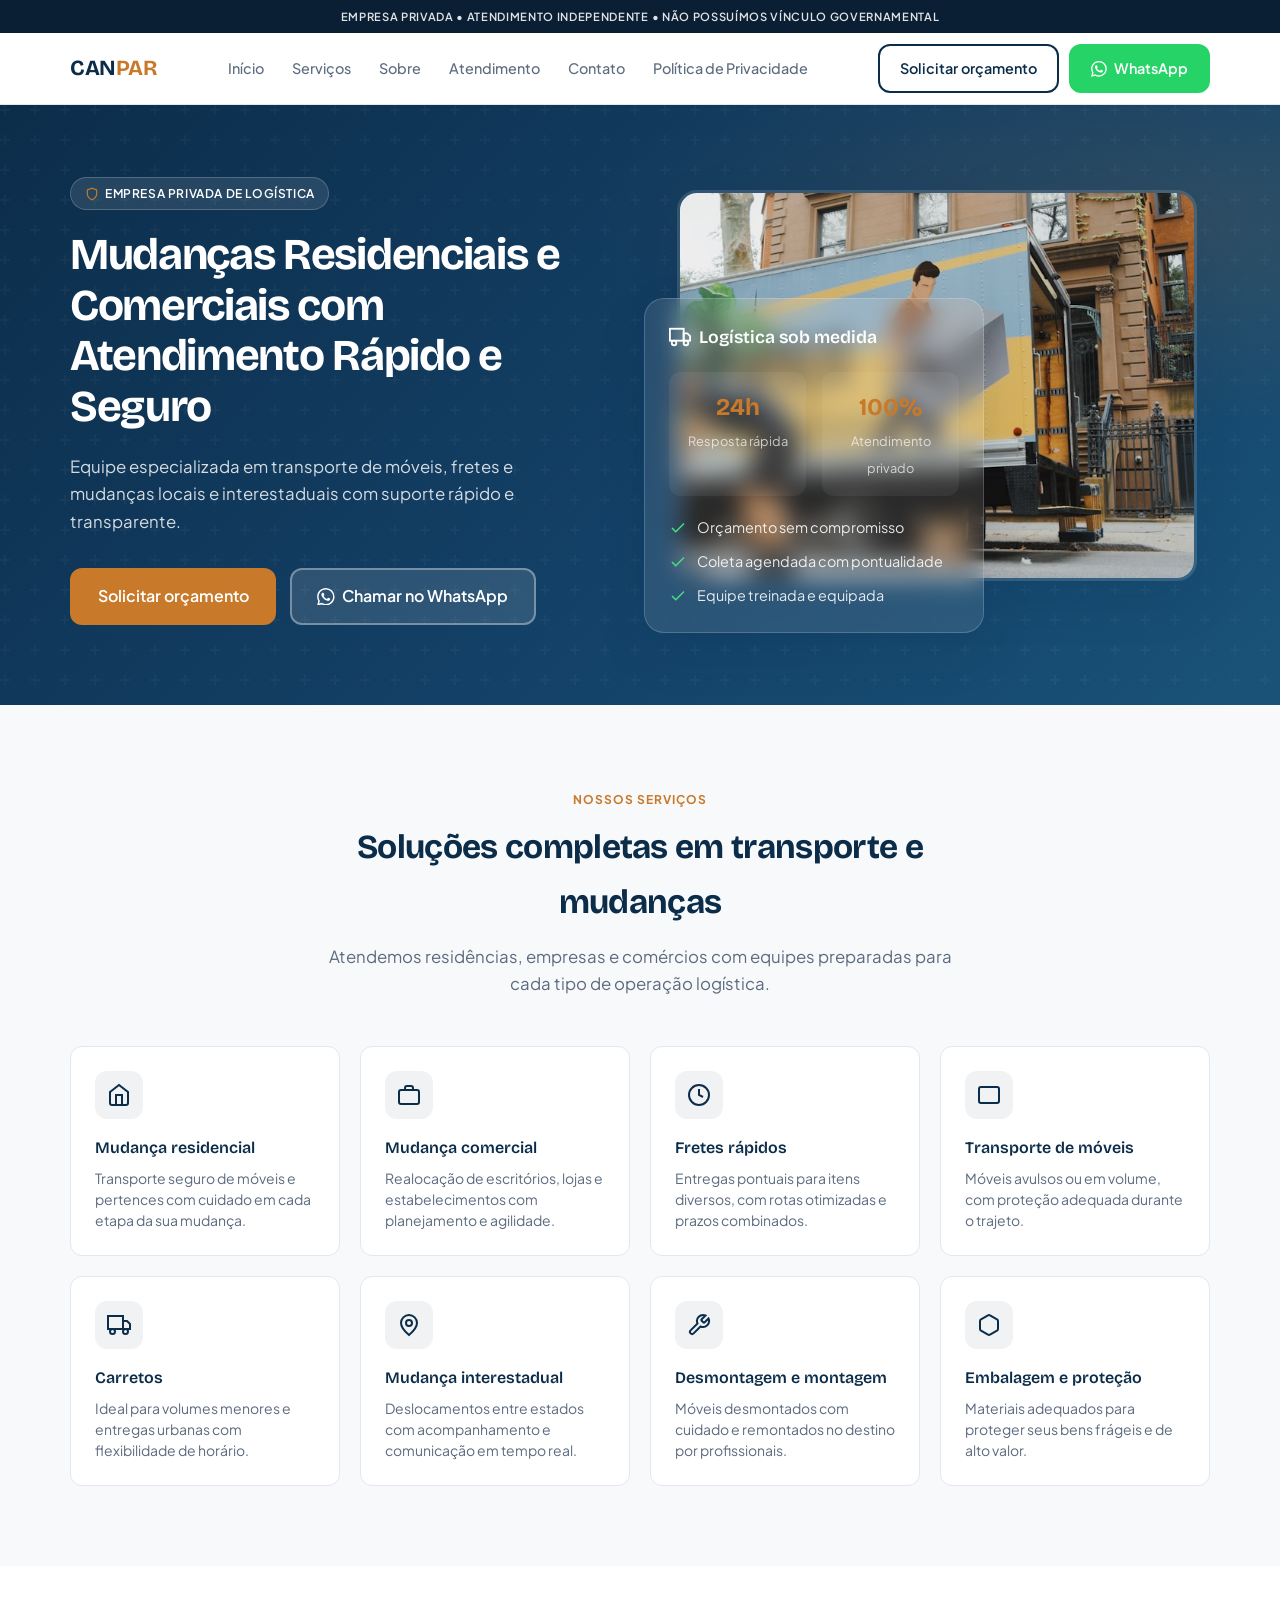
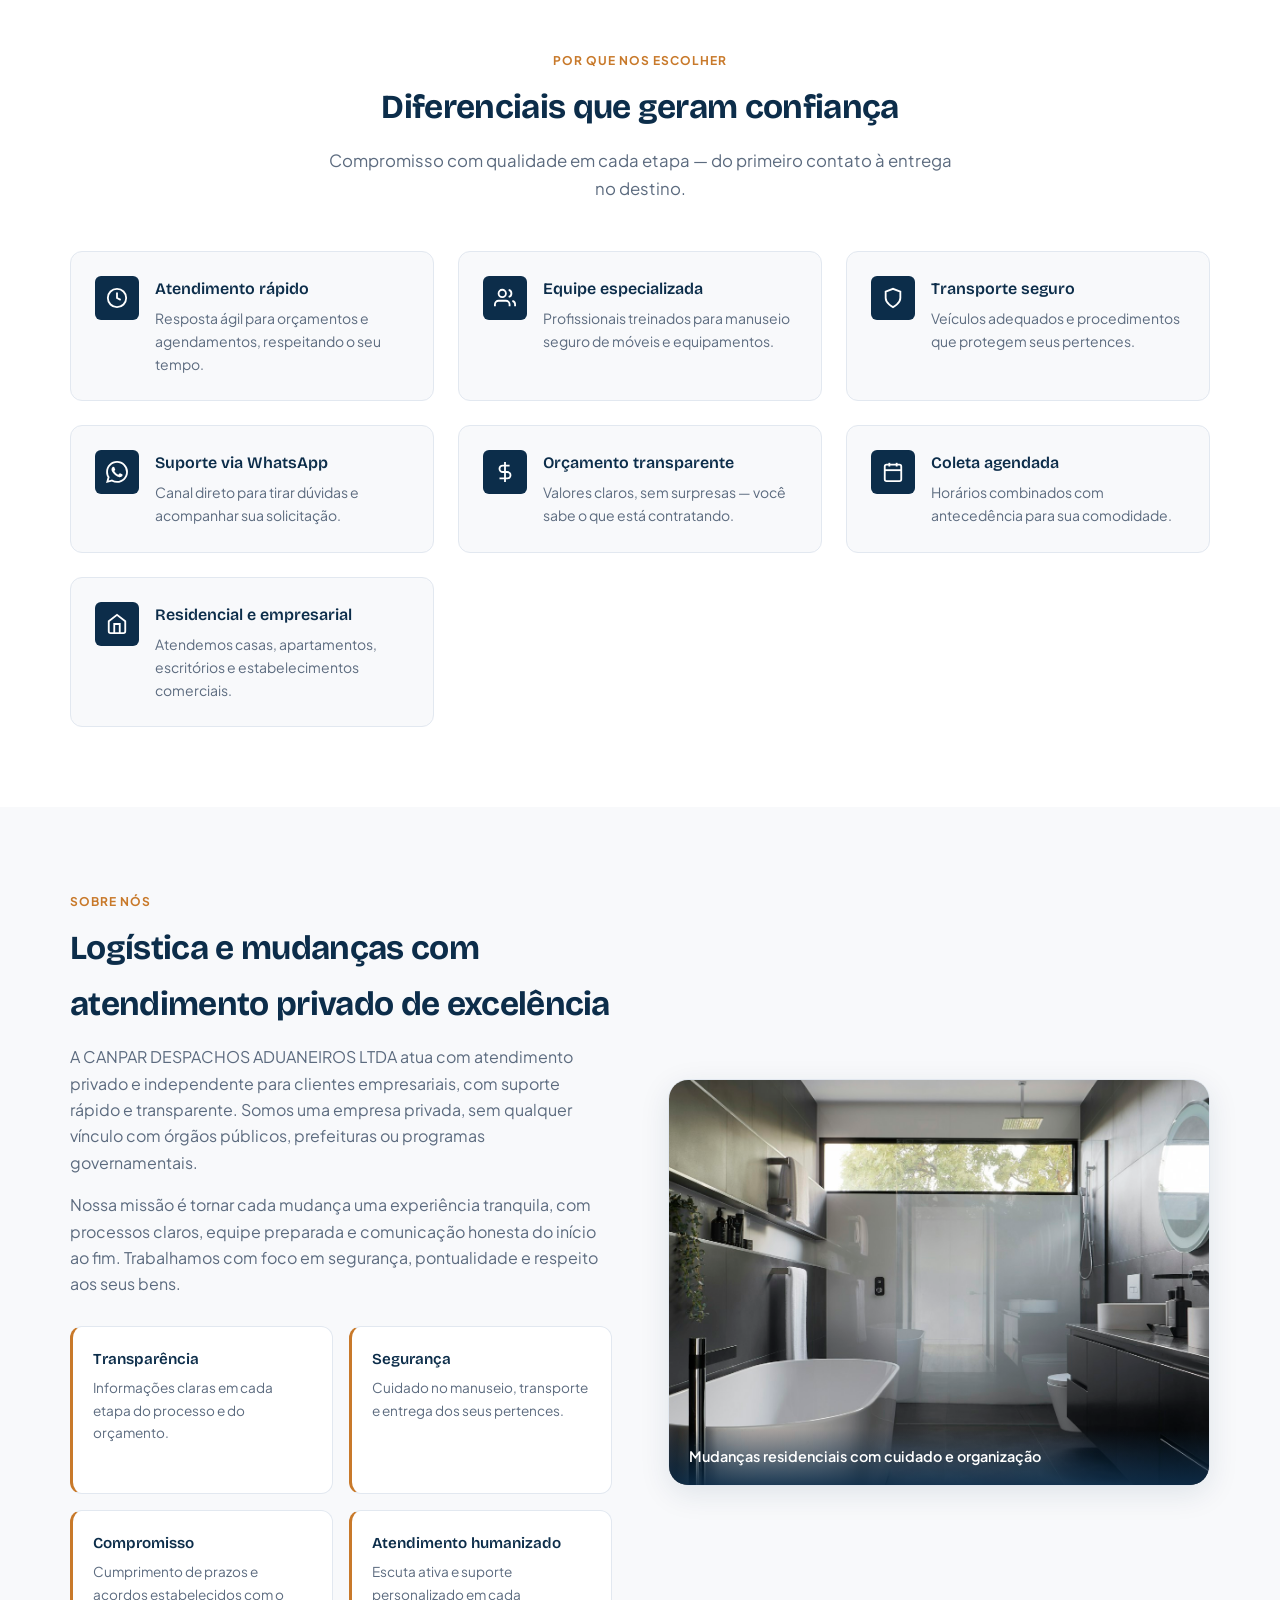
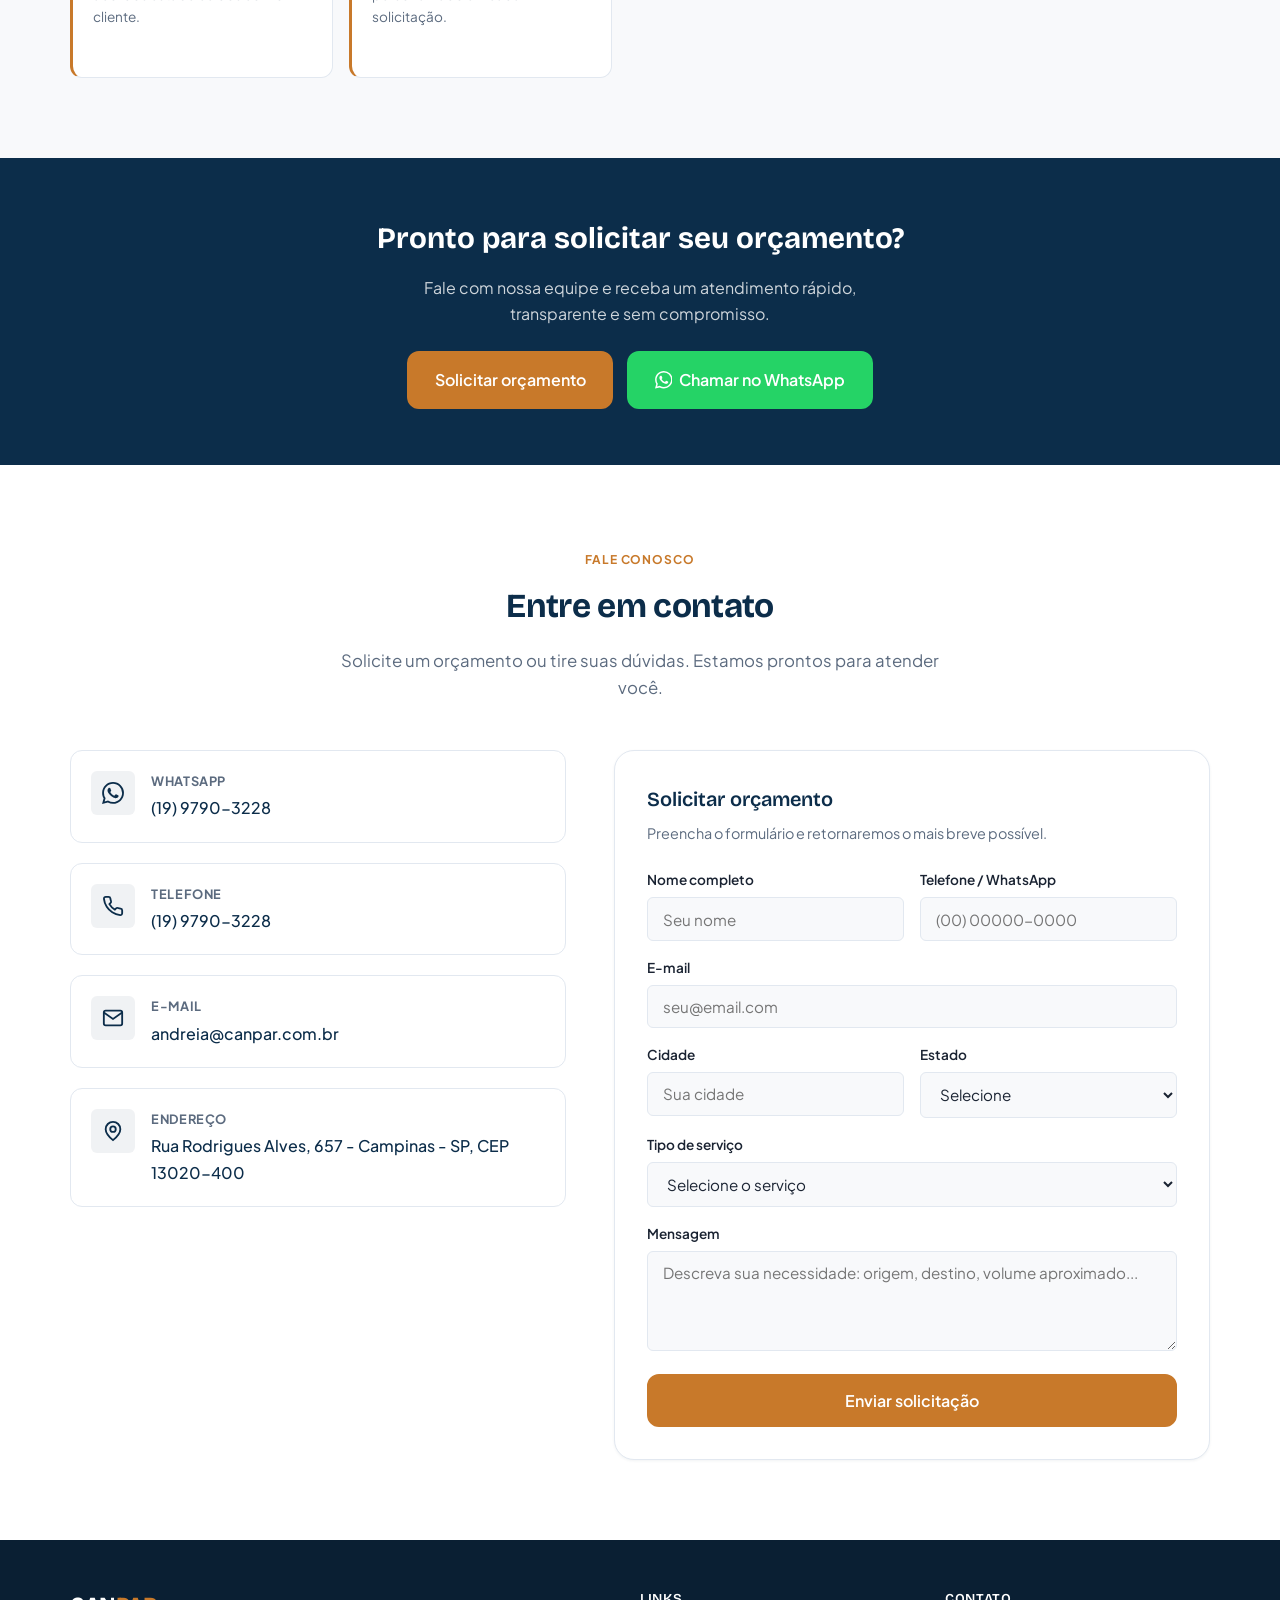
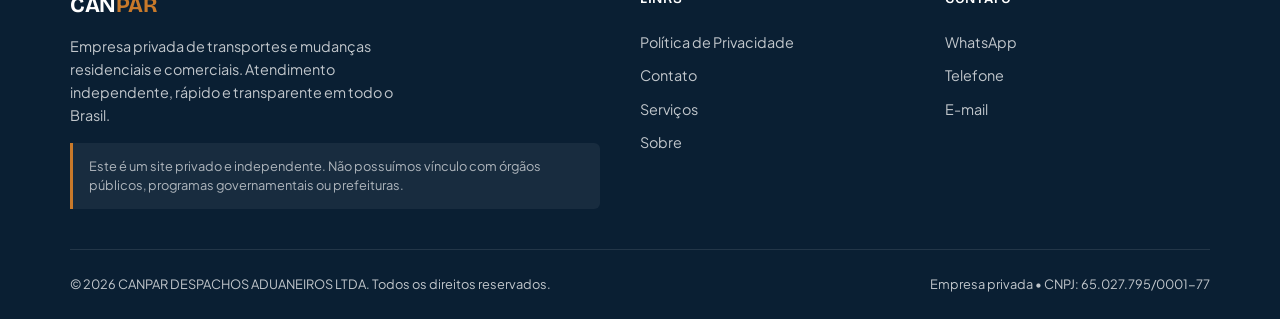
<file: index.html>
<!DOCTYPE html>
<html lang="pt-BR">
<head>
  <meta charset="UTF-8">
  <meta name="viewport" content="width=device-width, initial-scale=1.0">
  <meta name="description" content="Mudanças residenciais e comerciais com atendimento rápido e seguro. Fretes, carretos e transporte de móveis locais e interestaduais. Empresa privada de logística no Brasil.">
  <meta name="robots" content="index, follow">
  <meta name="theme-color" content="#0c2d4a">
  <title>CANPAR | Despachos Aduaneiros</title>
  <link rel="preconnect" href="https://fonts.googleapis.com">
  <link rel="preconnect" href="https://fonts.gstatic.com" crossorigin>
  <link href="https://fonts.googleapis.com/css2?family=Bricolage+Grotesque:wght@600;700&family=Plus+Jakarta+Sans:wght@400;500;600;700&display=swap" rel="stylesheet">
  <link rel="stylesheet" href="assets/css/style.css">
  <!-- Google tag (gtag.js) -->
<script async src="https://www.googletagmanager.com/gtag/js?id=AW-18149112767"></script>
<script>
  window.dataLayer = window.dataLayer || [];
  function gtag(){dataLayer.push(arguments);}
  gtag('js', new Date());

  gtag('config', 'AW-18149112767');
</script>
</head>
<body>

  <!-- Aviso no topo -->
  <div class="topbar" role="note" aria-label="Aviso institucional">
    Empresa privada • Atendimento independente • Não possuímos vínculo governamental
  </div>

  <!-- Header -->
  <header class="header" role="banner">
    <div class="container header__inner">
      <a href="#inicio" class="logo" aria-label="CANPAR — Página inicial">CAN<span>PAR</span></a>

      <nav class="nav" id="main-nav" aria-label="Menu principal">
        <a href="#inicio" class="nav__link">Início</a>
        <a href="#servicos" class="nav__link">Serviços</a>
        <a href="#sobre" class="nav__link">Sobre</a>
        <a href="#atendimento" class="nav__link">Atendimento</a>
        <a href="#contato" class="nav__link">Contato</a>
        <a href="politica-privacidade.html" class="nav__link">Política de Privacidade</a>
      </nav>

      <div class="header__actions">
        <a href="#contato" class="btn btn--outline">Solicitar orçamento</a>
        <a href="#contato" class="btn btn--whatsapp" id="btn-whatsapp-header" aria-label="Chamar no WhatsApp">
          <svg xmlns="http://www.w3.org/2000/svg" viewBox="0 0 24 24" fill="currentColor" aria-hidden="true"><path d="M17.472 14.382c-.297-.149-1.758-.867-2.03-.967-.273-.099-.471-.148-.67.15-.197.297-.767.966-.94 1.164-.173.199-.347.223-.644.075-.297-.15-1.255-.463-2.39-1.475-.883-.788-1.48-1.761-1.653-2.059-.173-.297-.018-.458.13-.606.134-.133.298-.347.446-.52.149-.174.198-.298.298-.497.099-.198.05-.371-.025-.52-.075-.149-.669-1.612-.916-2.207-.242-.579-.487-.5-.669-.51-.173-.008-.371-.01-.57-.01-.198 0-.52.074-.792.372-.272.297-1.04 1.016-1.04 2.479 0 1.462 1.065 2.875 1.213 3.074.149.198 2.096 3.2 5.077 4.487.709.306 1.262.489 1.694.625.712.227 1.36.195 1.871.118.571-.085 1.758-.719 2.006-1.413.248-.694.248-1.289.173-1.413-.074-.124-.272-.198-.57-.347m-5.421 7.403h-.004a9.87 9.87 0 01-5.031-1.378l-.361-.214-3.741.982.998-3.648-.235-.374a9.86 9.86 0 01-1.51-5.26c.001-5.45 4.436-9.884 9.888-9.884 2.64 0 5.122 1.03 6.988 2.898a9.825 9.825 0 012.893 6.994c-.003 5.45-4.435 9.884-9.885 9.884m8.413-18.297A11.815 11.815 0 0012.05 0C5.495 0 .16 5.335.157 11.892c0 2.096.547 4.142 1.588 5.945L.057 24l6.305-1.654a11.882 11.882 0 005.683 1.448h.005c6.554 0 11.89-5.335 11.893-11.893a11.821 11.821 0 00-3.48-8.413z"/></svg>
          WhatsApp
        </a>
        <button class="menu-toggle" type="button" aria-expanded="false" aria-controls="main-nav" aria-label="Abrir menu">
          <span></span><span></span><span></span>
        </button>
      </div>
    </div>
  </header>

  <main>
    <!-- Hero -->
    <section class="hero" id="inicio" aria-labelledby="hero-title">
      <div class="container hero__grid">
        <div class="hero__content">
          <div class="hero__badge">
            <svg xmlns="http://www.w3.org/2000/svg" viewBox="0 0 24 24" fill="none" stroke="currentColor" stroke-width="2" aria-hidden="true"><path d="M12 22s8-4 8-10V5l-8-3-8 3v7c0 6 8 10 8 10z"/></svg>
            Empresa privada de logística
          </div>
          <h1 id="hero-title">Mudanças Residenciais e Comerciais com Atendimento Rápido e Seguro</h1>
          <p class="hero__subtitle">Equipe especializada em transporte de móveis, fretes e mudanças locais e interestaduais com suporte rápido e transparente.</p>
          <div class="hero__cta">
            <a href="#contato" class="btn btn--primary btn--lg">Solicitar orçamento</a>
            <a href="#contato" class="btn btn--ghost btn--lg" id="btn-whatsapp-hero">
              <svg xmlns="http://www.w3.org/2000/svg" viewBox="0 0 24 24" fill="currentColor" width="20" height="20" aria-hidden="true"><path d="M17.472 14.382c-.297-.149-1.758-.867-2.03-.967-.273-.099-.471-.148-.67.15-.197.297-.767.966-.94 1.164-.173.199-.347.223-.644.075-.297-.15-1.255-.463-2.39-1.475-.883-.788-1.48-1.761-1.653-2.059-.173-.297-.018-.458.13-.606.134-.133.298-.347.446-.52.149-.174.198-.298.298-.497.099-.198.05-.371-.025-.52-.075-.149-.669-1.612-.916-2.207-.242-.579-.487-.5-.669-.51-.173-.008-.371-.01-.57-.01-.198 0-.52.074-.792.372-.272.297-1.04 1.016-1.04 2.479 0 1.462 1.065 2.875 1.213 3.074.149.198 2.096 3.2 5.077 4.487.709.306 1.262.489 1.694.625.712.227 1.36.195 1.871.118.571-.085 1.758-.719 2.006-1.413.248-.694.248-1.289.173-1.413-.074-.124-.272-.198-.57-.347m-5.421 7.403h-.004a9.87 9.87 0 01-5.031-1.378l-.361-.214-3.741.982.998-3.648-.235-.374a9.86 9.86 0 01-1.51-5.26c.001-5.45 4.436-9.884 9.888-9.884 2.64 0 5.122 1.03 6.988 2.898a9.825 9.825 0 012.893 6.994c-.003 5.45-4.435 9.884-9.885 9.884m8.413-18.297A11.815 11.815 0 0012.05 0C5.495 0 .16 5.335.157 11.892c0 2.096.547 4.142 1.588 5.945L.057 24l6.305-1.654a11.882 11.882 0 005.683 1.448h.005c6.554 0 11.89-5.335 11.893-11.893a11.821 11.821 0 00-3.48-8.413z"/></svg>
              Chamar no WhatsApp
            </a>
          </div>
        </div>

        <div class="hero__visual">
          <figure class="hero__photo">
            <img
              src="assets/images/mudanca-caminhao.jpg"
              alt="Caminhão de mudança carregado com móveis e caixas para transporte seguro"
              width="600"
              height="450"
              loading="eager"
              fetchpriority="high"
            >
          </figure>
          <div class="hero__card">
            <p class="hero__card-title">
              <svg xmlns="http://www.w3.org/2000/svg" width="22" height="22" viewBox="0 0 24 24" fill="none" stroke="currentColor" stroke-width="2"><rect x="1" y="3" width="15" height="13"/><polygon points="16 8 20 8 23 11 23 16 16 16 16 8"/><circle cx="5.5" cy="18.5" r="2.5"/><circle cx="18.5" cy="18.5" r="2.5"/></svg>
              Logística sob medida
            </p>
            <div class="hero__stats">
              <div class="hero__stat"><strong>24h</strong><span>Resposta rápida</span></div>
              <div class="hero__stat"><strong>100%</strong><span>Atendimento privado</span></div>
            </div>
            <ul class="hero__features">
              <li class="hero__feature">
                <svg xmlns="http://www.w3.org/2000/svg" viewBox="0 0 24 24" fill="none" stroke="currentColor" stroke-width="2"><polyline points="20 6 9 17 4 12"/></svg>
                Orçamento sem compromisso
              </li>
              <li class="hero__feature">
                <svg xmlns="http://www.w3.org/2000/svg" viewBox="0 0 24 24" fill="none" stroke="currentColor" stroke-width="2"><polyline points="20 6 9 17 4 12"/></svg>
                Coleta agendada com pontualidade
              </li>
              <li class="hero__feature">
                <svg xmlns="http://www.w3.org/2000/svg" viewBox="0 0 24 24" fill="none" stroke="currentColor" stroke-width="2"><polyline points="20 6 9 17 4 12"/></svg>
                Equipe treinada e equipada
              </li>
            </ul>
          </div>
        </div>
      </div>
    </section>

    <!-- Serviços -->
    <section class="section" id="servicos" aria-labelledby="servicos-title">
      <div class="container">
        <header class="section__header">
          <span class="section__label">Nossos serviços</span>
          <h2 class="section__title" id="servicos-title">Soluções completas em transporte e mudanças</h2>
          <p class="section__desc">Atendemos residências, empresas e comércios com equipes preparadas para cada tipo de operação logística.</p>
        </header>

        <div class="services-grid">
          <article class="service-card">
            <div class="service-card__icon" aria-hidden="true">
              <svg xmlns="http://www.w3.org/2000/svg" viewBox="0 0 24 24" fill="none" stroke="currentColor" stroke-width="2"><path d="M3 9l9-7 9 7v11a2 2 0 01-2 2H5a2 2 0 01-2-2z"/><polyline points="9 22 9 12 15 12 15 22"/></svg>
            </div>
            <h3>Mudança residencial</h3>
            <p>Transporte seguro de móveis e pertences com cuidado em cada etapa da sua mudança.</p>
          </article>

          <article class="service-card">
            <div class="service-card__icon" aria-hidden="true">
              <svg xmlns="http://www.w3.org/2000/svg" viewBox="0 0 24 24" fill="none" stroke="currentColor" stroke-width="2"><rect x="2" y="7" width="20" height="14" rx="2"/><path d="M16 7V5a2 2 0 00-2-2h-4a2 2 0 00-2 2v2"/></svg>
            </div>
            <h3>Mudança comercial</h3>
            <p>Realocação de escritórios, lojas e estabelecimentos com planejamento e agilidade.</p>
          </article>

          <article class="service-card">
            <div class="service-card__icon" aria-hidden="true">
              <svg xmlns="http://www.w3.org/2000/svg" viewBox="0 0 24 24" fill="none" stroke="currentColor" stroke-width="2"><circle cx="12" cy="12" r="10"/><polyline points="12 6 12 12 16 14"/></svg>
            </div>
            <h3>Fretes rápidos</h3>
            <p>Entregas pontuais para itens diversos, com rotas otimizadas e prazos combinados.</p>
          </article>

          <article class="service-card">
            <div class="service-card__icon" aria-hidden="true">
              <svg xmlns="http://www.w3.org/2000/svg" viewBox="0 0 24 24" fill="none" stroke="currentColor" stroke-width="2"><rect x="2" y="4" width="20" height="16" rx="2"/><path d="M6 8h.01M10 8h.01M14 8h.01"/></svg>
            </div>
            <h3>Transporte de móveis</h3>
            <p>Móveis avulsos ou em volume, com proteção adequada durante o trajeto.</p>
          </article>

          <article class="service-card">
            <div class="service-card__icon" aria-hidden="true">
              <svg xmlns="http://www.w3.org/2000/svg" viewBox="0 0 24 24" fill="none" stroke="currentColor" stroke-width="2"><rect x="1" y="3" width="15" height="13"/><polygon points="16 8 20 8 23 11 23 16 16 16 16 8"/><circle cx="5.5" cy="18.5" r="2.5"/><circle cx="18.5" cy="18.5" r="2.5"/></svg>
            </div>
            <h3>Carretos</h3>
            <p>Ideal para volumes menores e entregas urbanas com flexibilidade de horário.</p>
          </article>

          <article class="service-card">
            <div class="service-card__icon" aria-hidden="true">
              <svg xmlns="http://www.w3.org/2000/svg" viewBox="0 0 24 24" fill="none" stroke="currentColor" stroke-width="2"><circle cx="12" cy="10" r="3"/><path d="M12 2a8 8 0 00-8 8c0 5.25 8 12 8 12s8-6.75 8-12a8 8 0 00-8-8z"/></svg>
            </div>
            <h3>Mudança interestadual</h3>
            <p>Deslocamentos entre estados com acompanhamento e comunicação em tempo real.</p>
          </article>

          <article class="service-card">
            <div class="service-card__icon" aria-hidden="true">
              <svg xmlns="http://www.w3.org/2000/svg" viewBox="0 0 24 24" fill="none" stroke="currentColor" stroke-width="2"><path d="M14.7 6.3a1 1 0 000 1.4l1.6 1.6a1 1 0 001.4 0l3.77-3.77a6 6 0 01-7.94 7.94l-6.91 6.91a2.12 2.12 0 01-3-3l6.91-6.91a6 6 0 017.94-7.94l-3.76 3.76z"/></svg>
            </div>
            <h3>Desmontagem e montagem</h3>
            <p>Móveis desmontados com cuidado e remontados no destino por profissionais.</p>
          </article>

          <article class="service-card">
            <div class="service-card__icon" aria-hidden="true">
              <svg xmlns="http://www.w3.org/2000/svg" viewBox="0 0 24 24" fill="none" stroke="currentColor" stroke-width="2"><path d="M21 16V8a2 2 0 00-1-1.73l-7-4a2 2 0 00-2 0l-7 4A2 2 0 003 8v8a2 2 0 001 1.73l7 4a2 2 0 002 0l7-4A2 2 0 0021 16z"/></svg>
            </div>
            <h3>Embalagem e proteção</h3>
            <p>Materiais adequados para proteger seus bens frágeis e de alto valor.</p>
          </article>
        </div>
      </div>
    </section>

    <!-- Diferenciais -->
    <section class="section section--alt" id="atendimento" aria-labelledby="diff-title">
      <div class="container">
        <header class="section__header">
          <span class="section__label">Por que nos escolher</span>
          <h2 class="section__title" id="diff-title">Diferenciais que geram confiança</h2>
          <p class="section__desc">Compromisso com qualidade em cada etapa — do primeiro contato à entrega no destino.</p>
        </header>

        <div class="diff-grid">
          <div class="diff-item">
            <div class="diff-item__icon" aria-hidden="true">
              <svg xmlns="http://www.w3.org/2000/svg" viewBox="0 0 24 24" fill="none" stroke="currentColor" stroke-width="2"><circle cx="12" cy="12" r="10"/><polyline points="12 6 12 12 16 14"/></svg>
            </div>
            <div>
              <h3>Atendimento rápido</h3>
              <p>Resposta ágil para orçamentos e agendamentos, respeitando o seu tempo.</p>
            </div>
          </div>

          <div class="diff-item">
            <div class="diff-item__icon" aria-hidden="true">
              <svg xmlns="http://www.w3.org/2000/svg" viewBox="0 0 24 24" fill="none" stroke="currentColor" stroke-width="2"><path d="M17 21v-2a4 4 0 00-4-4H5a4 4 0 00-4 4v2"/><circle cx="9" cy="7" r="4"/><path d="M23 21v-2a4 4 0 00-3-3.87"/><path d="M16 3.13a4 4 0 010 7.75"/></svg>
            </div>
            <div>
              <h3>Equipe especializada</h3>
              <p>Profissionais treinados para manuseio seguro de móveis e equipamentos.</p>
            </div>
          </div>

          <div class="diff-item">
            <div class="diff-item__icon" aria-hidden="true">
              <svg xmlns="http://www.w3.org/2000/svg" viewBox="0 0 24 24" fill="none" stroke="currentColor" stroke-width="2"><path d="M12 22s8-4 8-10V5l-8-3-8 3v7c0 6 8 10 8 10z"/></svg>
            </div>
            <div>
              <h3>Transporte seguro</h3>
              <p>Veículos adequados e procedimentos que protegem seus pertences.</p>
            </div>
          </div>

          <div class="diff-item">
            <div class="diff-item__icon" aria-hidden="true">
              <svg xmlns="http://www.w3.org/2000/svg" viewBox="0 0 24 24" fill="currentColor"><path d="M17.472 14.382c-.297-.149-1.758-.867-2.03-.967-.273-.099-.471-.148-.67.15-.197.297-.767.966-.94 1.164-.173.199-.347.223-.644.075-.297-.15-1.255-.463-2.39-1.475-.883-.788-1.48-1.761-1.653-2.059-.173-.297-.018-.458.13-.606.134-.133.298-.347.446-.52.149-.174.198-.298.298-.497.099-.198.05-.371-.025-.52-.075-.149-.669-1.612-.916-2.207-.242-.579-.487-.5-.669-.51-.173-.008-.371-.01-.57-.01-.198 0-.52.074-.792.372-.272.297-1.04 1.016-1.04 2.479 0 1.462 1.065 2.875 1.213 3.074.149.198 2.096 3.2 5.077 4.487.709.306 1.262.489 1.694.625.712.227 1.36.195 1.871.118.571-.085 1.758-.719 2.006-1.413.248-.694.248-1.289.173-1.413-.074-.124-.272-.198-.57-.347m-5.421 7.403h-.004a9.87 9.87 0 01-5.031-1.378l-.361-.214-3.741.982.998-3.648-.235-.374a9.86 9.86 0 01-1.51-5.26c.001-5.45 4.436-9.884 9.888-9.884 2.64 0 5.122 1.03 6.988 2.898a9.825 9.825 0 012.893 6.994c-.003 5.45-4.435 9.884-9.885 9.884m8.413-18.297A11.815 11.815 0 0012.05 0C5.495 0 .16 5.335.157 11.892c0 2.096.547 4.142 1.588 5.945L.057 24l6.305-1.654a11.882 11.882 0 005.683 1.448h.005c6.554 0 11.89-5.335 11.893-11.893a11.821 11.821 0 00-3.48-8.413z"/></svg>
            </div>
            <div>
              <h3>Suporte via WhatsApp</h3>
              <p>Canal direto para tirar dúvidas e acompanhar sua solicitação.</p>
            </div>
          </div>

          <div class="diff-item">
            <div class="diff-item__icon" aria-hidden="true">
              <svg xmlns="http://www.w3.org/2000/svg" viewBox="0 0 24 24" fill="none" stroke="currentColor" stroke-width="2"><line x1="12" y1="1" x2="12" y2="23"/><path d="M17 5H9.5a3.5 3.5 0 000 7h5a3.5 3.5 0 010 7H6"/></svg>
            </div>
            <div>
              <h3>Orçamento transparente</h3>
              <p>Valores claros, sem surpresas — você sabe o que está contratando.</p>
            </div>
          </div>

          <div class="diff-item">
            <div class="diff-item__icon" aria-hidden="true">
              <svg xmlns="http://www.w3.org/2000/svg" viewBox="0 0 24 24" fill="none" stroke="currentColor" stroke-width="2"><rect x="3" y="4" width="18" height="18" rx="2"/><line x1="16" y1="2" x2="16" y2="6"/><line x1="8" y1="2" x2="8" y2="6"/><line x1="3" y1="10" x2="21" y2="10"/></svg>
            </div>
            <div>
              <h3>Coleta agendada</h3>
              <p>Horários combinados com antecedência para sua comodidade.</p>
            </div>
          </div>

          <div class="diff-item">
            <div class="diff-item__icon" aria-hidden="true">
              <svg xmlns="http://www.w3.org/2000/svg" viewBox="0 0 24 24" fill="none" stroke="currentColor" stroke-width="2"><path d="M3 9l9-7 9 7v11a2 2 0 01-2 2H5a2 2 0 01-2-2z"/><path d="M9 22V12h6v10"/></svg>
            </div>
            <div>
              <h3>Residencial e empresarial</h3>
              <p>Atendemos casas, apartamentos, escritórios e estabelecimentos comerciais.</p>
            </div>
          </div>
        </div>
      </div>
    </section>

    <!-- Sobre -->
    <section class="section" id="sobre" aria-labelledby="sobre-title">
      <div class="container about-grid">
        <div class="about__content">
          <span class="section__label">Sobre nós</span>
          <h2 class="section__title" id="sobre-title">Logística e mudanças com atendimento privado de excelência</h2>
          <p>A CANPAR DESPACHOS ADUANEIROS LTDA atua com atendimento privado e independente para clientes empresariais, com suporte rápido e transparente. Somos uma empresa privada, sem qualquer vínculo com órgãos públicos, prefeituras ou programas governamentais.</p>
          <p>Nossa missão é tornar cada mudança uma experiência tranquila, com processos claros, equipe preparada e comunicação honesta do início ao fim. Trabalhamos com foco em segurança, pontualidade e respeito aos seus bens.</p>

          <div class="values-grid">
            <div class="value-card">
              <h3>Transparência</h3>
              <p>Informações claras em cada etapa do processo e do orçamento.</p>
            </div>
            <div class="value-card">
              <h3>Segurança</h3>
              <p>Cuidado no manuseio, transporte e entrega dos seus pertences.</p>
            </div>
            <div class="value-card">
              <h3>Compromisso</h3>
              <p>Cumprimento de prazos e acordos estabelecidos com o cliente.</p>
            </div>
            <div class="value-card">
              <h3>Atendimento humanizado</h3>
              <p>Escuta ativa e suporte personalizado em cada solicitação.</p>
            </div>
          </div>
        </div>

        <figure class="about__image">
          <img
            src="assets/images/mudanca-residencial.jpg"
            alt="Ambiente residencial com caixas organizadas para mudança e transporte de móveis"
            width="560"
            height="420"
            loading="lazy"
          >
          <figcaption class="about__caption">Mudanças residenciais com cuidado e organização</figcaption>
        </figure>
      </div>
    </section>

    <!-- CTA -->
    <section class="cta-band" aria-label="Chamada para ação">
      <div class="container">
        <h2>Pronto para solicitar seu orçamento?</h2>
        <p>Fale com nossa equipe e receba um atendimento rápido, transparente e sem compromisso.</p>
        <div class="cta-band__actions">
          <a href="#contato" class="btn btn--primary btn--lg">Solicitar orçamento</a>
          <a href="#contato" class="btn btn--whatsapp btn--lg" id="btn-whatsapp-cta">
            <svg xmlns="http://www.w3.org/2000/svg" viewBox="0 0 24 24" fill="currentColor" aria-hidden="true"><path d="M17.472 14.382c-.297-.149-1.758-.867-2.03-.967-.273-.099-.471-.148-.67.15-.197.297-.767.966-.94 1.164-.173.199-.347.223-.644.075-.297-.15-1.255-.463-2.39-1.475-.883-.788-1.48-1.761-1.653-2.059-.173-.297-.018-.458.13-.606.134-.133.298-.347.446-.52.149-.174.198-.298.298-.497.099-.198.05-.371-.025-.52-.075-.149-.669-1.612-.916-2.207-.242-.579-.487-.5-.669-.51-.173-.008-.371-.01-.57-.01-.198 0-.52.074-.792.372-.272.297-1.04 1.016-1.04 2.479 0 1.462 1.065 2.875 1.213 3.074.149.198 2.096 3.2 5.077 4.487.709.306 1.262.489 1.694.625.712.227 1.36.195 1.871.118.571-.085 1.758-.719 2.006-1.413.248-.694.248-1.289.173-1.413-.074-.124-.272-.198-.57-.347m-5.421 7.403h-.004a9.87 9.87 0 01-5.031-1.378l-.361-.214-3.741.982.998-3.648-.235-.374a9.86 9.86 0 01-1.51-5.26c.001-5.45 4.436-9.884 9.888-9.884 2.64 0 5.122 1.03 6.988 2.898a9.825 9.825 0 012.893 6.994c-.003 5.45-4.435 9.884-9.885 9.884m8.413-18.297A11.815 11.815 0 0012.05 0C5.495 0 .16 5.335.157 11.892c0 2.096.547 4.142 1.588 5.945L.057 24l6.305-1.654a11.882 11.882 0 005.683 1.448h.005c6.554 0 11.89-5.335 11.893-11.893a11.821 11.821 0 00-3.48-8.413z"/></svg>
            Chamar no WhatsApp
          </a>
        </div>
      </div>
    </section>

    <!-- Contato -->
    <section class="section section--alt" id="contato" aria-labelledby="contato-title">
      <div class="container">
        <header class="section__header">
          <span class="section__label">Fale conosco</span>
          <h2 class="section__title" id="contato-title">Entre em contato</h2>
          <p class="section__desc">Solicite um orçamento ou tire suas dúvidas. Estamos prontos para atender você.</p>
        </header>

        <div class="contact-grid">
          <div class="contact-info">
            <div class="contact-item">
              <div class="contact-item__icon" aria-hidden="true">
                <svg xmlns="http://www.w3.org/2000/svg" viewBox="0 0 24 24" fill="currentColor"><path d="M17.472 14.382c-.297-.149-1.758-.867-2.03-.967-.273-.099-.471-.148-.67.15-.197.297-.767.966-.94 1.164-.173.199-.347.223-.644.075-.297-.15-1.255-.463-2.39-1.475-.883-.788-1.48-1.761-1.653-2.059-.173-.297-.018-.458.13-.606.134-.133.298-.347.446-.52.149-.174.198-.298.298-.497.099-.198.05-.371-.025-.52-.075-.149-.669-1.612-.916-2.207-.242-.579-.487-.5-.669-.51-.173-.008-.371-.01-.57-.01-.198 0-.52.074-.792.372-.272.297-1.04 1.016-1.04 2.479 0 1.462 1.065 2.875 1.213 3.074.149.198 2.096 3.2 5.077 4.487.709.306 1.262.489 1.694.625.712.227 1.36.195 1.871.118.571-.085 1.758-.719 2.006-1.413.248-.694.248-1.289.173-1.413-.074-.124-.272-.198-.57-.347m-5.421 7.403h-.004a9.87 9.87 0 01-5.031-1.378l-.361-.214-3.741.982.998-3.648-.235-.374a9.86 9.86 0 01-1.51-5.26c.001-5.45 4.436-9.884 9.888-9.884 2.64 0 5.122 1.03 6.988 2.898a9.825 9.825 0 012.893 6.994c-.003 5.45-4.435 9.884-9.885 9.884m8.413-18.297A11.815 11.815 0 0012.05 0C5.495 0 .16 5.335.157 11.892c0 2.096.547 4.142 1.588 5.945L.057 24l6.305-1.654a11.882 11.882 0 005.683 1.448h.005c6.554 0 11.89-5.335 11.893-11.893a11.821 11.821 0 00-3.48-8.413z"/></svg>
              </div>
              <div>
                <h3>WhatsApp</h3>
                <p class="placeholder" id="contact-whatsapp" data-field="whatsapp">—</p>
              </div>
            </div>

            <div class="contact-item">
              <div class="contact-item__icon" aria-hidden="true">
                <svg xmlns="http://www.w3.org/2000/svg" viewBox="0 0 24 24" fill="none" stroke="currentColor" stroke-width="2"><path d="M22 16.92v3a2 2 0 01-2.18 2 19.79 19.79 0 01-8.63-3.07 19.5 19.5 0 01-6-6 19.79 19.79 0 01-3.07-8.67A2 2 0 014.11 2h3a2 2 0 012 1.72c.127.96.361 1.903.7 2.81a2 2 0 01-.45 2.11L8.09 9.91a16 16 0 006 6l1.27-1.27a2 2 0 012.11-.45c.907.339 1.85.573 2.81.7A2 2 0 0122 16.92z"/></svg>
              </div>
              <div>
                <h3>Telefone</h3>
                <p class="placeholder" id="contact-phone" data-field="phone">—</p>
              </div>
            </div>

            <div class="contact-item">
              <div class="contact-item__icon" aria-hidden="true">
                <svg xmlns="http://www.w3.org/2000/svg" viewBox="0 0 24 24" fill="none" stroke="currentColor" stroke-width="2"><path d="M4 4h16c1.1 0 2 .9 2 2v12c0 1.1-.9 2-2 2H4c-1.1 0-2-.9-2-2V6c0-1.1.9-2 2-2z"/><polyline points="22,6 12,13 2,6"/></svg>
              </div>
              <div>
                <h3>E-mail</h3>
                <p class="placeholder" id="contact-email" data-field="email">—</p>
              </div>
            </div>

            <div class="contact-item">
              <div class="contact-item__icon" aria-hidden="true">
                <svg xmlns="http://www.w3.org/2000/svg" viewBox="0 0 24 24" fill="none" stroke="currentColor" stroke-width="2"><circle cx="12" cy="10" r="3"/><path d="M12 2a8 8 0 00-8 8c0 5.25 8 12 8 12s8-6.75 8-12a8 8 0 00-8-8z"/></svg>
              </div>
              <div>
                <h3>Endereço</h3>
                <p class="placeholder" id="contact-location" data-field="location">—</p>
              </div>
            </div>
          </div>

          <div class="form-card">
            <h3>Solicitar orçamento</h3>
            <p>Preencha o formulário e retornaremos o mais breve possível.</p>
            <form id="contact-form" action="#" method="post" novalidate>
              <div class="form-row">
                <div class="form-group">
                  <label for="nome">Nome completo</label>
                  <input type="text" id="nome" name="nome" required autocomplete="name" placeholder="Seu nome">
                </div>
                <div class="form-group">
                  <label for="telefone">Telefone / WhatsApp</label>
                  <input type="tel" id="telefone" name="telefone" required autocomplete="tel" placeholder="(00) 00000-0000">
                </div>
              </div>
              <div class="form-group">
                <label for="email-form">E-mail</label>
                <input type="email" id="email-form" name="email" autocomplete="email" placeholder="seu@email.com">
              </div>
              <div class="form-row">
                <div class="form-group">
                  <label for="cidade">Cidade</label>
                  <input type="text" id="cidade" name="cidade" placeholder="Sua cidade">
                </div>
                <div class="form-group">
                  <label for="estado">Estado</label>
                  <select id="estado" name="estado">
                    <option value="">Selecione</option>
                    <option value="AC">AC</option><option value="AL">AL</option><option value="AP">AP</option>
                    <option value="AM">AM</option><option value="BA">BA</option><option value="CE">CE</option>
                    <option value="DF">DF</option><option value="ES">ES</option><option value="GO">GO</option>
                    <option value="MA">MA</option><option value="MT">MT</option><option value="MS">MS</option>
                    <option value="MG">MG</option><option value="PA">PA</option><option value="PB">PB</option>
                    <option value="PR">PR</option><option value="PE">PE</option><option value="PI">PI</option>
                    <option value="RJ">RJ</option><option value="RN">RN</option><option value="RS">RS</option>
                    <option value="RO">RO</option><option value="RR">RR</option><option value="SC">SC</option>
                    <option value="SP">SP</option><option value="SE">SE</option><option value="TO">TO</option>
                  </select>
                </div>
              </div>
              <div class="form-group">
                <label for="servico">Tipo de serviço</label>
                <select id="servico" name="servico" required>
                  <option value="">Selecione o serviço</option>
                  <option value="residencial">Mudança residencial</option>
                  <option value="comercial">Mudança comercial</option>
                  <option value="frete">Fretes rápidos</option>
                  <option value="moveis">Transporte de móveis</option>
                  <option value="carreto">Carretos</option>
                  <option value="interestadual">Mudança interestadual</option>
                  <option value="montagem">Desmontagem e montagem</option>
                  <option value="embalagem">Embalagem e proteção</option>
                </select>
              </div>
              <div class="form-group">
                <label for="mensagem">Mensagem</label>
                <textarea id="mensagem" name="mensagem" placeholder="Descreva sua necessidade: origem, destino, volume aproximado..."></textarea>
              </div>
              <button type="submit" class="btn btn--primary btn--lg" style="width:100%">Enviar solicitação</button>
              <p id="form-message" class="form-message" hidden role="status"></p>
            </form>
          </div>
        </div>
      </div>
    </section>
  </main>

  <!-- Footer -->
  <footer class="footer" role="contentinfo">
    <div class="container">
      <div class="footer__grid">
        <div>
          <a href="#inicio" class="logo">CAN<span>PAR</span></a>
          <p class="footer__desc">Empresa privada de transportes e mudanças residenciais e comerciais. Atendimento independente, rápido e transparente em todo o Brasil.</p>
          <p class="footer__notice">Este é um site privado e independente. Não possuímos vínculo com órgãos públicos, programas governamentais ou prefeituras.</p>
        </div>
        <div>
          <h4>Links</h4>
          <nav class="footer__links" aria-label="Links do rodapé">
            <a href="politica-privacidade.html">Política de Privacidade</a>
            <a href="#contato">Contato</a>
            <a href="#servicos">Serviços</a>
            <a href="#sobre">Sobre</a>
          </nav>
        </div>
        <div>
          <h4>Contato</h4>
          <nav class="footer__links">
            <a href="#contato" id="footer-whatsapp">WhatsApp</a>
            <a href="#contato" id="footer-phone">Telefone</a>
            <a href="#contato" id="footer-email">E-mail</a>
          </nav>
        </div>
      </div>
      <div class="footer__bottom">
        <p>&copy; <span id="year"></span> CANPAR DESPACHOS ADUANEIROS LTDA. Todos os direitos reservados.</p>
        <p>Empresa privada • CNPJ: 65.027.795/0001-77</p>
      </div>
    </div>
  </footer>

  <script>
    document.getElementById("year").textContent = new Date().getFullYear();
  </script>
  <script src="assets/js/config.js"></script>
  <script src="assets/js/main.js"></script>
</body>
</html>
</file>
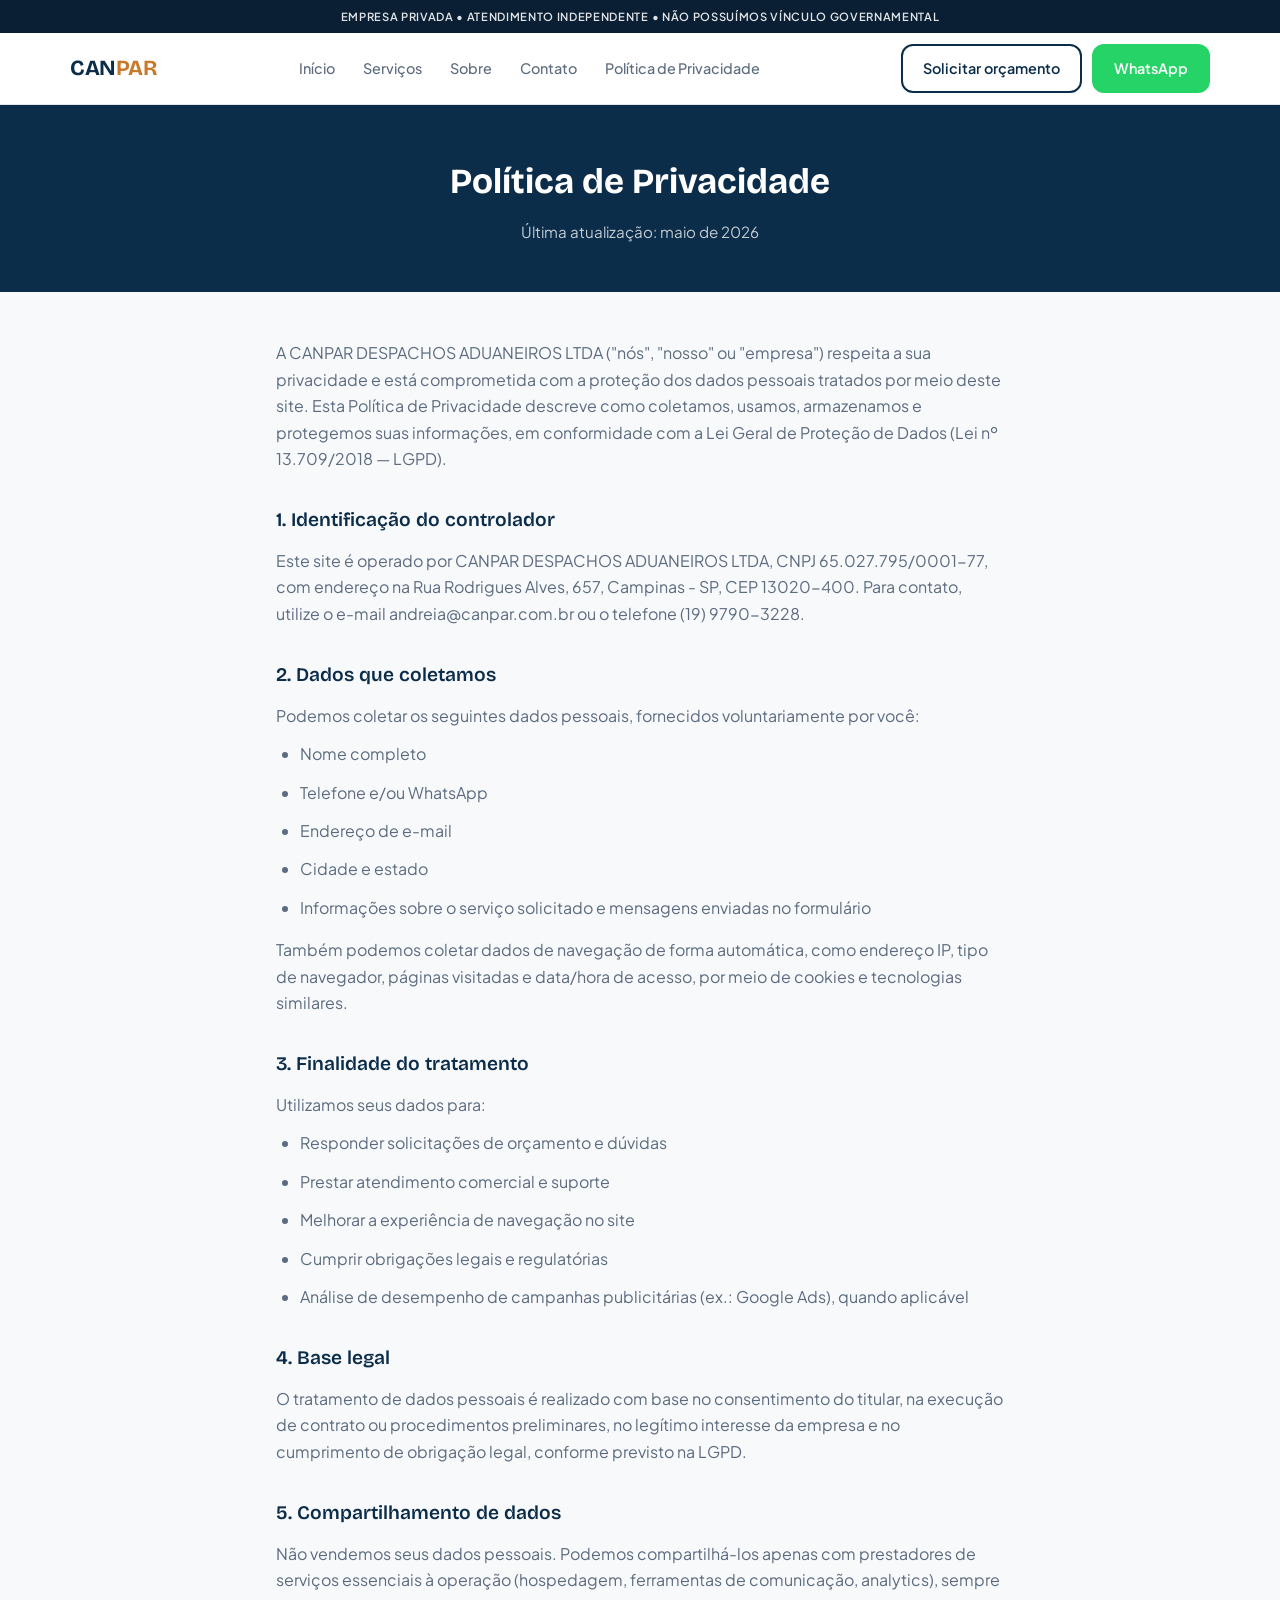
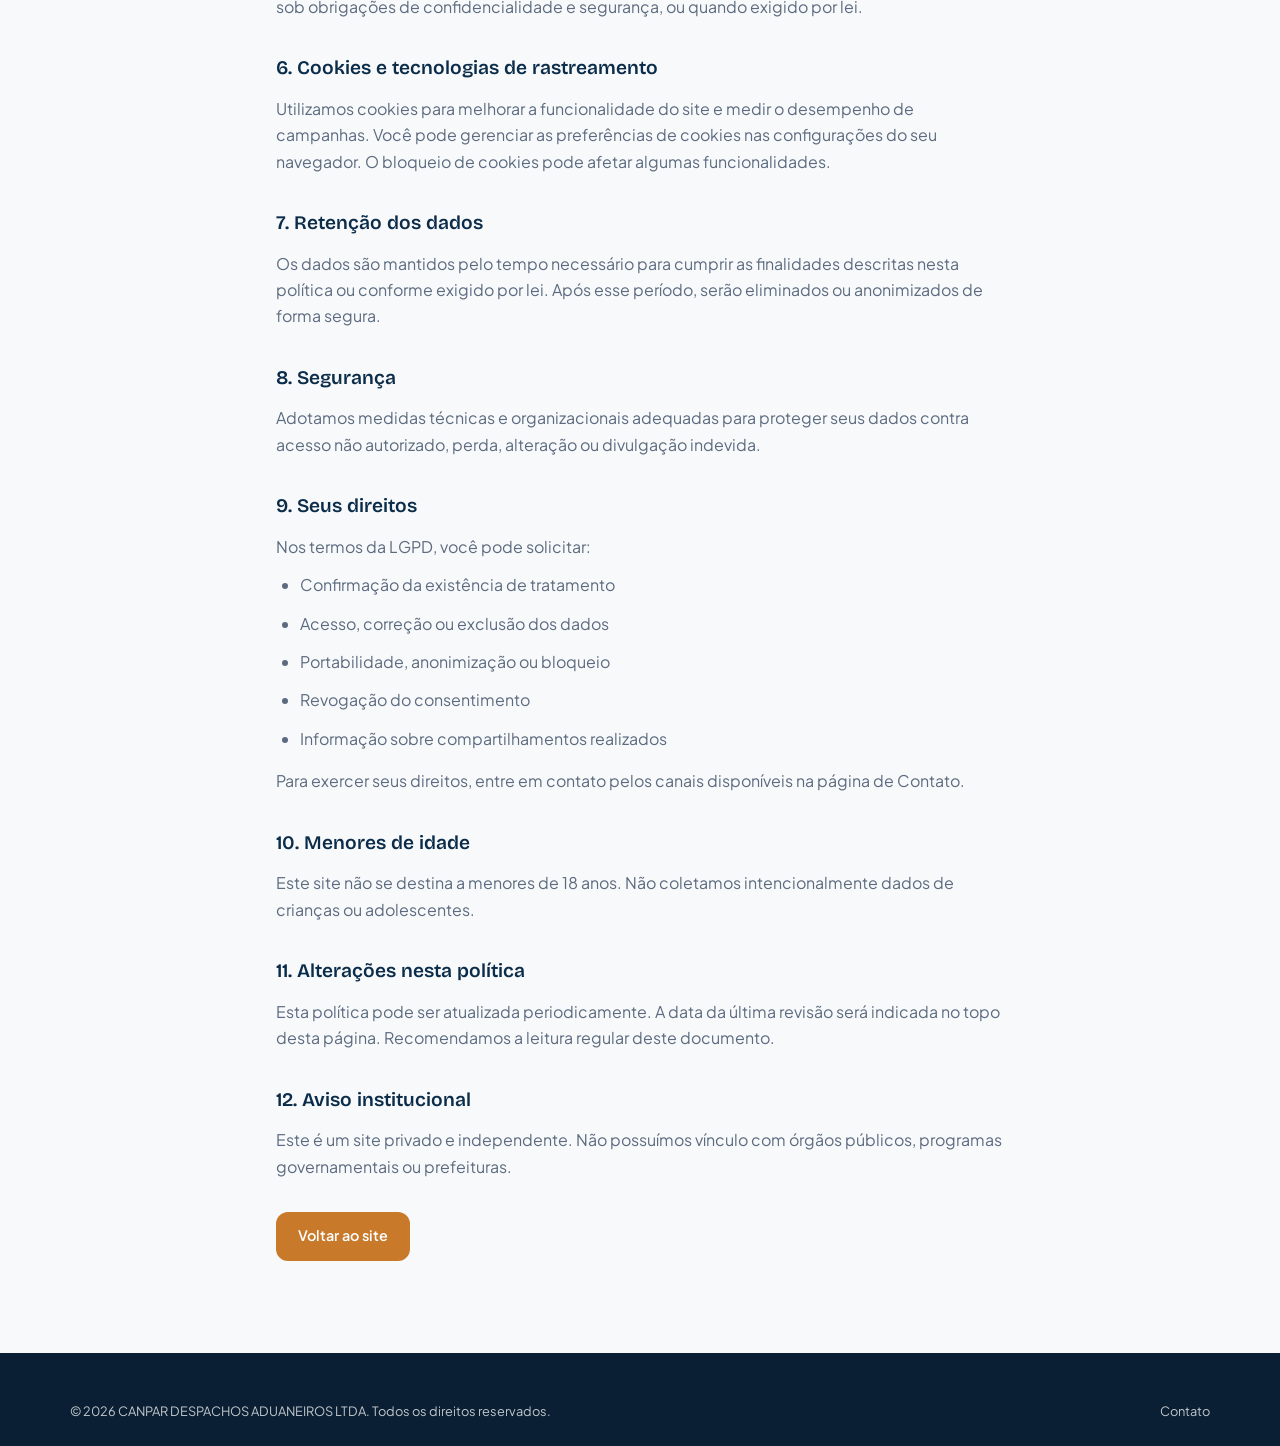
<file: politica-privacidade.html>
<!DOCTYPE html>
<html lang="pt-BR">
<head>
  <meta charset="UTF-8">
  <meta name="viewport" content="width=device-width, initial-scale=1.0">
  <meta name="description" content="Política de Privacidade da CANPAR DESPACHOS ADUANEIROS LTDA. Saiba como tratamos seus dados pessoais.">
  <meta name="robots" content="index, follow">
  <title>Política de Privacidade | CANPAR</title>
  <link rel="preconnect" href="https://fonts.googleapis.com">
  <link rel="preconnect" href="https://fonts.gstatic.com" crossorigin>
  <link href="https://fonts.googleapis.com/css2?family=Bricolage+Grotesque:wght@600;700&family=Plus+Jakarta+Sans:wght@400;500;600;700&display=swap" rel="stylesheet">
  <link rel="stylesheet" href="assets/css/style.css">
</head>
<body>

  <div class="topbar" role="note">
    Empresa privada • Atendimento independente • Não possuímos vínculo governamental
  </div>

  <header class="header" role="banner">
    <div class="container header__inner">
      <a href="index.html" class="logo">CAN<span>PAR</span></a>
      <nav class="nav" id="main-nav" aria-label="Menu principal">
        <a href="index.html#inicio" class="nav__link">Início</a>
        <a href="index.html#servicos" class="nav__link">Serviços</a>
        <a href="index.html#sobre" class="nav__link">Sobre</a>
        <a href="index.html#contato" class="nav__link">Contato</a>
        <a href="politica-privacidade.html" class="nav__link">Política de Privacidade</a>
      </nav>
      <div class="header__actions">
        <a href="index.html#contato" class="btn btn--outline">Solicitar orçamento</a>
        <a href="index.html#contato" class="btn btn--whatsapp">WhatsApp</a>
        <button class="menu-toggle" type="button" aria-expanded="false" aria-controls="main-nav" aria-label="Abrir menu">
          <span></span><span></span><span></span>
        </button>
      </div>
    </div>
  </header>

  <div class="page-hero">
    <div class="container">
      <h1>Política de Privacidade</h1>
      <p>Última atualização: maio de 2026</p>
    </div>
  </div>

  <article class="legal-content container">
    <p>A CANPAR DESPACHOS ADUANEIROS LTDA ("nós", "nosso" ou "empresa") respeita a sua privacidade e está comprometida com a proteção dos dados pessoais tratados por meio deste site. Esta Política de Privacidade descreve como coletamos, usamos, armazenamos e protegemos suas informações, em conformidade com a Lei Geral de Proteção de Dados (Lei nº 13.709/2018 — LGPD).</p>

    <h2>1. Identificação do controlador</h2>
    <p>Este site é operado por CANPAR DESPACHOS ADUANEIROS LTDA, CNPJ 65.027.795/0001-77, com endereço na Rua Rodrigues Alves, 657, Campinas - SP, CEP 13020-400. Para contato, utilize o e-mail andreia@canpar.com.br ou o telefone (19) 9790-3228.</p>

    <h2>2. Dados que coletamos</h2>
    <p>Podemos coletar os seguintes dados pessoais, fornecidos voluntariamente por você:</p>
    <ul>
      <li>Nome completo</li>
      <li>Telefone e/ou WhatsApp</li>
      <li>Endereço de e-mail</li>
      <li>Cidade e estado</li>
      <li>Informações sobre o serviço solicitado e mensagens enviadas no formulário</li>
    </ul>
    <p>Também podemos coletar dados de navegação de forma automática, como endereço IP, tipo de navegador, páginas visitadas e data/hora de acesso, por meio de cookies e tecnologias similares.</p>

    <h2>3. Finalidade do tratamento</h2>
    <p>Utilizamos seus dados para:</p>
    <ul>
      <li>Responder solicitações de orçamento e dúvidas</li>
      <li>Prestar atendimento comercial e suporte</li>
      <li>Melhorar a experiência de navegação no site</li>
      <li>Cumprir obrigações legais e regulatórias</li>
      <li>Análise de desempenho de campanhas publicitárias (ex.: Google Ads), quando aplicável</li>
    </ul>

    <h2>4. Base legal</h2>
    <p>O tratamento de dados pessoais é realizado com base no consentimento do titular, na execução de contrato ou procedimentos preliminares, no legítimo interesse da empresa e no cumprimento de obrigação legal, conforme previsto na LGPD.</p>

    <h2>5. Compartilhamento de dados</h2>
    <p>Não vendemos seus dados pessoais. Podemos compartilhá-los apenas com prestadores de serviços essenciais à operação (hospedagem, ferramentas de comunicação, analytics), sempre sob obrigações de confidencialidade e segurança, ou quando exigido por lei.</p>

    <h2>6. Cookies e tecnologias de rastreamento</h2>
    <p>Utilizamos cookies para melhorar a funcionalidade do site e medir o desempenho de campanhas. Você pode gerenciar as preferências de cookies nas configurações do seu navegador. O bloqueio de cookies pode afetar algumas funcionalidades.</p>

    <h2>7. Retenção dos dados</h2>
    <p>Os dados são mantidos pelo tempo necessário para cumprir as finalidades descritas nesta política ou conforme exigido por lei. Após esse período, serão eliminados ou anonimizados de forma segura.</p>

    <h2>8. Segurança</h2>
    <p>Adotamos medidas técnicas e organizacionais adequadas para proteger seus dados contra acesso não autorizado, perda, alteração ou divulgação indevida.</p>

    <h2>9. Seus direitos</h2>
    <p>Nos termos da LGPD, você pode solicitar:</p>
    <ul>
      <li>Confirmação da existência de tratamento</li>
      <li>Acesso, correção ou exclusão dos dados</li>
      <li>Portabilidade, anonimização ou bloqueio</li>
      <li>Revogação do consentimento</li>
      <li>Informação sobre compartilhamentos realizados</li>
    </ul>
    <p>Para exercer seus direitos, entre em contato pelos canais disponíveis na página de <a href="index.html#contato">Contato</a>.</p>

    <h2>10. Menores de idade</h2>
    <p>Este site não se destina a menores de 18 anos. Não coletamos intencionalmente dados de crianças ou adolescentes.</p>

    <h2>11. Alterações nesta política</h2>
    <p>Esta política pode ser atualizada periodicamente. A data da última revisão será indicada no topo desta página. Recomendamos a leitura regular deste documento.</p>

    <h2>12. Aviso institucional</h2>
    <p>Este é um site privado e independente. Não possuímos vínculo com órgãos públicos, programas governamentais ou prefeituras.</p>

    <p style="margin-top:2rem"><a href="index.html" class="btn btn--primary">Voltar ao site</a></p>
  </article>

  <footer class="footer" role="contentinfo">
    <div class="container">
      <div class="footer__bottom" style="border-top:none;padding-top:0">
        <p>&copy; <span id="year"></span> CANPAR DESPACHOS ADUANEIROS LTDA. Todos os direitos reservados.</p>
        <p><a href="index.html#contato" style="color:rgba(255,255,255,0.75)">Contato</a></p>
      </div>
    </div>
  </footer>

  <script>document.getElementById("year").textContent = new Date().getFullYear();</script>
  <script src="assets/js/main.js"></script>
</body>
</html>
</file>
<file: assets/css/style.css>
/* ============================================================
   CANPAR — Site institucional
   Design: logística moderna, cores sóbrias, mobile-first
   ============================================================ */

:root {
  --color-bg: #f8f9fb;
  --color-surface: #ffffff;
  --color-text: #1a2332;
  --color-text-muted: #5c6b7f;
  --color-primary: #0c2d4a;
  --color-primary-light: #134066;
  --color-accent: #c8792a;
  --color-accent-hover: #a86422;
  --color-border: #e2e8f0;
  --color-topbar: #0a1f33;
  --color-success: #15803d;
  --font-display: "Bricolage Grotesque", system-ui, sans-serif;
  --font-body: "Plus Jakarta Sans", system-ui, sans-serif;
  --radius-sm: 6px;
  --radius-md: 12px;
  --radius-lg: 20px;
  --shadow-sm: 0 1px 3px rgba(12, 45, 74, 0.06);
  --shadow-md: 0 8px 30px rgba(12, 45, 74, 0.1);
  --shadow-lg: 0 20px 50px rgba(12, 45, 74, 0.12);
  --header-h: 72px;
  --topbar-h: 36px;
  --transition: 0.25s ease;
  --container: min(1140px, 100% - 2rem);
}

*,
*::before,
*::after {
  box-sizing: border-box;
  margin: 0;
  padding: 0;
}

html {
  scroll-behavior: smooth;
  scroll-padding-top: calc(var(--header-h) + var(--topbar-h) + 1rem);
}

body {
  font-family: var(--font-body);
  font-size: 1rem;
  line-height: 1.65;
  color: var(--color-text);
  background: var(--color-bg);
  -webkit-font-smoothing: antialiased;
}

img {
  max-width: 100%;
  height: auto;
  display: block;
}

a {
  color: inherit;
  text-decoration: none;
}

ul {
  list-style: none;
}

.container {
  width: var(--container);
  margin-inline: auto;
}

/* —— Top bar —— */
.topbar {
  background: var(--color-topbar);
  color: rgba(255, 255, 255, 0.88);
  font-size: 0.7rem;
  font-weight: 600;
  letter-spacing: 0.06em;
  text-transform: uppercase;
  text-align: center;
  padding: 0.55rem 1rem;
  line-height: 1.4;
}

/* —— Header —— */
.header {
  position: sticky;
  top: 0;
  z-index: 100;
  background: var(--color-surface);
  border-bottom: 1px solid var(--color-border);
  box-shadow: var(--shadow-sm);
  height: var(--header-h);
}

.header__inner {
  display: flex;
  align-items: center;
  justify-content: space-between;
  height: 100%;
  gap: 1.5rem;
}

.logo {
  font-family: var(--font-display);
  font-weight: 700;
  font-size: 1.35rem;
  color: var(--color-primary);
  letter-spacing: -0.02em;
  white-space: nowrap;
}

.logo span {
  color: var(--color-accent);
}

.nav {
  display: flex;
  align-items: center;
  gap: 0.25rem;
}

.nav__link {
  font-size: 0.9rem;
  font-weight: 500;
  color: var(--color-text-muted);
  padding: 0.5rem 0.75rem;
  border-radius: var(--radius-sm);
  transition: color var(--transition), background var(--transition);
}

.nav__link:hover,
.nav__link:focus-visible {
  color: var(--color-primary);
  background: rgba(12, 45, 74, 0.05);
}

.header__actions {
  display: flex;
  align-items: center;
  gap: 0.6rem;
}

/* —— Buttons —— */
.btn {
  display: inline-flex;
  align-items: center;
  justify-content: center;
  gap: 0.45rem;
  font-family: var(--font-body);
  font-size: 0.9rem;
  font-weight: 600;
  padding: 0.65rem 1.25rem;
  border-radius: var(--radius-md);
  border: 2px solid transparent;
  cursor: pointer;
  transition: background var(--transition), color var(--transition), border-color var(--transition), transform 0.15s ease;
  white-space: nowrap;
}

.btn:active {
  transform: scale(0.98);
}

.btn--primary {
  background: var(--color-accent);
  color: #fff;
  border-color: var(--color-accent);
}

.btn--primary:hover,
.btn--primary:focus-visible {
  background: var(--color-accent-hover);
  border-color: var(--color-accent-hover);
}

.btn--outline {
  background: transparent;
  color: var(--color-primary);
  border-color: var(--color-primary);
}

.btn--outline:hover,
.btn--outline:focus-visible {
  background: var(--color-primary);
  color: #fff;
}

.btn--whatsapp {
  background: #25d366;
  color: #fff;
  border-color: #25d366;
}

.btn--whatsapp:hover,
.btn--whatsapp:focus-visible {
  background: #1da851;
  border-color: #1da851;
}

.btn--lg {
  padding: 0.85rem 1.6rem;
  font-size: 1rem;
}

.btn--ghost {
  background: rgba(255, 255, 255, 0.12);
  color: #fff;
  border-color: rgba(255, 255, 255, 0.35);
}

.btn--ghost:hover,
.btn--ghost:focus-visible {
  background: rgba(255, 255, 255, 0.22);
}

.btn svg {
  width: 1.1em;
  height: 1.1em;
  flex-shrink: 0;
}

/* —— Mobile menu —— */
.menu-toggle {
  display: none;
  flex-direction: column;
  justify-content: center;
  gap: 5px;
  width: 40px;
  height: 40px;
  padding: 8px;
  background: none;
  border: none;
  cursor: pointer;
  border-radius: var(--radius-sm);
}

.menu-toggle span {
  display: block;
  height: 2px;
  background: var(--color-primary);
  border-radius: 2px;
  transition: transform var(--transition), opacity var(--transition);
}

.menu-toggle[aria-expanded="true"] span:nth-child(1) {
  transform: translateY(7px) rotate(45deg);
}

.menu-toggle[aria-expanded="true"] span:nth-child(2) {
  opacity: 0;
}

.menu-toggle[aria-expanded="true"] span:nth-child(3) {
  transform: translateY(-7px) rotate(-45deg);
}

/* —— Hero —— */
.hero {
  position: relative;
  background: linear-gradient(135deg, var(--color-primary) 0%, var(--color-primary-light) 55%, #1a5278 100%);
  color: #fff;
  padding: 4.5rem 0 5rem;
  overflow: hidden;
}

.hero::before {
  content: "";
  position: absolute;
  inset: 0;
  background:
    radial-gradient(ellipse 80% 60% at 90% 20%, rgba(200, 121, 42, 0.15) 0%, transparent 55%),
    url("data:image/svg+xml,%3Csvg width='60' height='60' viewBox='0 0 60 60' xmlns='http://www.w3.org/2000/svg'%3E%3Cg fill='none' fill-rule='evenodd'%3E%3Cg fill='%23ffffff' fill-opacity='0.03'%3E%3Cpath d='M36 34v-4h-2v4h-4v2h4v4h2v-4h4v-2h-4zm0-30V0h-2v4h-4v2h4v4h2V6h4V4h-4zM6 34v-4H4v4H0v2h4v4h2v-4h4v-2H6zM6 4V0H4v4H0v2h4v4h2V6h4V4H6z'/%3E%3C/g%3E%3C/g%3E%3C/svg%3E");
  pointer-events: none;
}

.hero__grid {
  position: relative;
  display: grid;
  grid-template-columns: 1fr 1fr;
  gap: 3rem;
  align-items: center;
}

.hero__badge {
  display: inline-flex;
  align-items: center;
  gap: 0.4rem;
  font-size: 0.75rem;
  font-weight: 600;
  text-transform: uppercase;
  letter-spacing: 0.05em;
  background: rgba(255, 255, 255, 0.1);
  border: 1px solid rgba(255, 255, 255, 0.2);
  padding: 0.35rem 0.85rem;
  border-radius: 100px;
  margin-bottom: 1.25rem;
}

.hero__badge svg {
  width: 14px;
  height: 14px;
  color: var(--color-accent);
}

.hero h1 {
  font-family: var(--font-display);
  font-size: clamp(1.85rem, 4vw, 2.75rem);
  font-weight: 700;
  line-height: 1.15;
  letter-spacing: -0.03em;
  margin-bottom: 1.25rem;
}

.hero__subtitle {
  font-size: 1.05rem;
  color: rgba(255, 255, 255, 0.82);
  max-width: 32rem;
  margin-bottom: 2rem;
}

.hero__cta {
  display: flex;
  flex-wrap: wrap;
  gap: 0.85rem;
}

.hero__visual {
  position: relative;
  display: flex;
  flex-direction: column;
  justify-content: center;
  align-items: center;
  padding-bottom: 2rem;
}

.hero__photo {
  margin: 0;
  width: 100%;
  max-width: 520px;
  border-radius: var(--radius-lg);
  overflow: hidden;
  box-shadow: var(--shadow-lg);
  border: 3px solid rgba(255, 255, 255, 0.12);
}

.hero__photo img {
  width: 100%;
  height: auto;
  aspect-ratio: 4 / 3;
  object-fit: cover;
  display: block;
}

.hero__card {
  position: absolute;
  bottom: -1.25rem;
  left: -1.25rem;
  right: 1.25rem;
  background: rgba(255, 255, 255, 0.1);
  backdrop-filter: blur(12px);
  border: 1px solid rgba(255, 255, 255, 0.18);
  border-radius: var(--radius-lg);
  padding: 1.5rem;
  max-width: 340px;
  box-shadow: var(--shadow-lg);
}

.hero__card-title {
  font-family: var(--font-display);
  font-size: 1.1rem;
  font-weight: 600;
  margin-bottom: 1.25rem;
  display: flex;
  align-items: center;
  gap: 0.5rem;
}

.hero__stats {
  display: grid;
  grid-template-columns: 1fr 1fr;
  gap: 1rem;
}

.hero__stat {
  background: rgba(255, 255, 255, 0.06);
  border-radius: var(--radius-md);
  padding: 1rem;
  text-align: center;
}

.hero__stat strong {
  display: block;
  font-family: var(--font-display);
  font-size: 1.5rem;
  font-weight: 700;
  color: var(--color-accent);
}

.hero__stat span {
  font-size: 0.8rem;
  color: rgba(255, 255, 255, 0.7);
}

.hero__features {
  margin-top: 1.25rem;
  display: flex;
  flex-direction: column;
  gap: 0.65rem;
}

.hero__feature {
  display: flex;
  align-items: center;
  gap: 0.6rem;
  font-size: 0.9rem;
  color: rgba(255, 255, 255, 0.88);
}

.hero__feature svg {
  width: 18px;
  height: 18px;
  color: #4ade80;
  flex-shrink: 0;
}

/* —— Sections —— */
.section {
  padding: 5rem 0;
}

.section--alt {
  background: var(--color-surface);
}

.section__header {
  text-align: center;
  max-width: 640px;
  margin: 0 auto 3rem;
}

.section__label {
  display: inline-block;
  font-size: 0.75rem;
  font-weight: 700;
  text-transform: uppercase;
  letter-spacing: 0.08em;
  color: var(--color-accent);
  margin-bottom: 0.6rem;
}

.section__title {
  font-family: var(--font-display);
  font-size: clamp(1.6rem, 3vw, 2.1rem);
  font-weight: 700;
  color: var(--color-primary);
  letter-spacing: -0.02em;
  margin-bottom: 0.75rem;
}

.section__desc {
  color: var(--color-text-muted);
  font-size: 1.05rem;
}

/* —— Services grid —— */
.services-grid {
  display: grid;
  grid-template-columns: repeat(4, 1fr);
  gap: 1.25rem;
}

.service-card {
  background: var(--color-surface);
  border: 1px solid var(--color-border);
  border-radius: var(--radius-md);
  padding: 1.5rem;
  transition: box-shadow var(--transition), border-color var(--transition), transform var(--transition);
}

.service-card:hover {
  box-shadow: var(--shadow-md);
  border-color: rgba(12, 45, 74, 0.15);
  transform: translateY(-3px);
}

.service-card__icon {
  width: 48px;
  height: 48px;
  display: flex;
  align-items: center;
  justify-content: center;
  background: rgba(12, 45, 74, 0.06);
  border-radius: var(--radius-md);
  color: var(--color-primary);
  margin-bottom: 1rem;
}

.service-card__icon svg {
  width: 24px;
  height: 24px;
}

.service-card h3 {
  font-family: var(--font-display);
  font-size: 1rem;
  font-weight: 600;
  color: var(--color-primary);
  margin-bottom: 0.4rem;
}

.service-card p {
  font-size: 0.875rem;
  color: var(--color-text-muted);
  line-height: 1.5;
}

/* —— Differentials —— */
.diff-grid {
  display: grid;
  grid-template-columns: repeat(3, 1fr);
  gap: 1.5rem;
}

.diff-item {
  display: flex;
  gap: 1rem;
  align-items: flex-start;
  padding: 1.5rem;
  background: var(--color-bg);
  border-radius: var(--radius-md);
  border: 1px solid var(--color-border);
}

.diff-item__icon {
  flex-shrink: 0;
  width: 44px;
  height: 44px;
  display: flex;
  align-items: center;
  justify-content: center;
  background: var(--color-primary);
  color: #fff;
  border-radius: var(--radius-sm);
}

.diff-item__icon svg {
  width: 22px;
  height: 22px;
}

.diff-item h3 {
  font-family: var(--font-display);
  font-size: 1rem;
  font-weight: 600;
  color: var(--color-primary);
  margin-bottom: 0.3rem;
}

.diff-item p {
  font-size: 0.875rem;
  color: var(--color-text-muted);
}

/* —— About —— */
.about-grid {
  display: grid;
  grid-template-columns: 1fr 1fr;
  gap: 3.5rem;
  align-items: center;
}

.about__content p {
  color: var(--color-text-muted);
  margin-bottom: 1rem;
}

.about__content p:last-of-type {
  margin-bottom: 1.75rem;
}

.values-grid {
  display: grid;
  grid-template-columns: 1fr 1fr;
  gap: 1rem;
}

.value-card {
  padding: 1.25rem;
  background: var(--color-surface);
  border: 1px solid var(--color-border);
  border-radius: var(--radius-md);
  border-left: 3px solid var(--color-accent);
}

.value-card h3 {
  font-family: var(--font-display);
  font-size: 0.95rem;
  font-weight: 600;
  color: var(--color-primary);
  margin-bottom: 0.35rem;
}

.value-card p {
  font-size: 0.85rem;
  color: var(--color-text-muted);
  margin: 0;
}

.about__image {
  margin: 0;
  position: relative;
  border-radius: var(--radius-lg);
  overflow: hidden;
  box-shadow: var(--shadow-md);
  border: 1px solid var(--color-border);
}

.about__image img {
  width: 100%;
  height: auto;
  aspect-ratio: 4 / 3;
  object-fit: cover;
  display: block;
}

.about__caption {
  position: absolute;
  bottom: 0;
  left: 0;
  right: 0;
  padding: 1rem 1.25rem;
  background: linear-gradient(transparent, rgba(12, 45, 74, 0.88));
  color: #fff;
  font-size: 0.9rem;
  font-weight: 600;
}

/* —— Contact —— */
.contact-grid {
  display: grid;
  grid-template-columns: 1fr 1.2fr;
  gap: 3rem;
  align-items: start;
}

.contact-info {
  display: flex;
  flex-direction: column;
  gap: 1.25rem;
}

.contact-item {
  display: flex;
  align-items: flex-start;
  gap: 1rem;
  padding: 1.25rem;
  background: var(--color-surface);
  border: 1px solid var(--color-border);
  border-radius: var(--radius-md);
}

.contact-item__icon {
  flex-shrink: 0;
  width: 44px;
  height: 44px;
  display: flex;
  align-items: center;
  justify-content: center;
  background: rgba(12, 45, 74, 0.06);
  border-radius: var(--radius-sm);
  color: var(--color-primary);
}

.contact-item__icon svg {
  width: 22px;
  height: 22px;
}

.contact-item h3 {
  font-size: 0.8rem;
  font-weight: 700;
  text-transform: uppercase;
  letter-spacing: 0.05em;
  color: var(--color-text-muted);
  margin-bottom: 0.2rem;
}

.contact-item a,
.contact-item p {
  font-size: 1rem;
  font-weight: 500;
  color: var(--color-primary);
}

.contact-item .placeholder {
  color: var(--color-text-muted);
  font-weight: 400;
  font-style: italic;
}

/* —— Form —— */
.form-card {
  background: var(--color-surface);
  border: 1px solid var(--color-border);
  border-radius: var(--radius-lg);
  padding: 2rem;
  box-shadow: var(--shadow-sm);
}

.form-card h3 {
  font-family: var(--font-display);
  font-size: 1.25rem;
  font-weight: 600;
  color: var(--color-primary);
  margin-bottom: 0.35rem;
}

.form-card > p {
  font-size: 0.9rem;
  color: var(--color-text-muted);
  margin-bottom: 1.5rem;
}

.form-group {
  margin-bottom: 1rem;
}

.form-group label {
  display: block;
  font-size: 0.85rem;
  font-weight: 600;
  color: var(--color-text);
  margin-bottom: 0.35rem;
}

.form-group input,
.form-group select,
.form-group textarea {
  width: 100%;
  font-family: var(--font-body);
  font-size: 0.95rem;
  padding: 0.7rem 0.9rem;
  border: 1px solid var(--color-border);
  border-radius: var(--radius-sm);
  background: var(--color-bg);
  color: var(--color-text);
  transition: border-color var(--transition), box-shadow var(--transition);
}

.form-group input:focus,
.form-group select:focus,
.form-group textarea:focus {
  outline: none;
  border-color: var(--color-primary);
  box-shadow: 0 0 0 3px rgba(12, 45, 74, 0.1);
}

.form-group textarea {
  resize: vertical;
  min-height: 100px;
}

.form-row {
  display: grid;
  grid-template-columns: 1fr 1fr;
  gap: 1rem;
}

.form-message {
  display: none;
  margin-top: 1rem;
  padding: 0.85rem 1rem;
  border-radius: var(--radius-sm);
  font-size: 0.9rem;
}

.form-message--success {
  display: block;
  background: #dcfce7;
  color: var(--color-success);
  border: 1px solid #86efac;
}

/* —— CTA band —— */
.cta-band {
  background: var(--color-primary);
  color: #fff;
  padding: 3.5rem 0;
  text-align: center;
}

.cta-band h2 {
  font-family: var(--font-display);
  font-size: clamp(1.4rem, 3vw, 1.85rem);
  font-weight: 700;
  margin-bottom: 0.75rem;
}

.cta-band p {
  color: rgba(255, 255, 255, 0.8);
  margin-bottom: 1.5rem;
  max-width: 520px;
  margin-inline: auto;
}

.cta-band__actions {
  display: flex;
  flex-wrap: wrap;
  justify-content: center;
  gap: 0.85rem;
}

/* —— Footer —— */
.footer {
  background: var(--color-topbar);
  color: rgba(255, 255, 255, 0.75);
  padding: 3rem 0 1.5rem;
}

.footer__grid {
  display: grid;
  grid-template-columns: 2fr 1fr 1fr;
  gap: 2.5rem;
  margin-bottom: 2.5rem;
}

.footer .logo {
  color: #fff;
  margin-bottom: 0.75rem;
  display: inline-block;
}

.footer__desc {
  font-size: 0.9rem;
  line-height: 1.6;
  max-width: 360px;
}

.footer__notice {
  margin-top: 1rem;
  padding: 0.85rem 1rem;
  background: rgba(255, 255, 255, 0.06);
  border-left: 3px solid var(--color-accent);
  border-radius: 0 var(--radius-sm) var(--radius-sm) 0;
  font-size: 0.8rem;
  line-height: 1.5;
  color: rgba(255, 255, 255, 0.65);
}

.footer h4 {
  font-family: var(--font-display);
  font-size: 0.85rem;
  font-weight: 600;
  color: #fff;
  text-transform: uppercase;
  letter-spacing: 0.05em;
  margin-bottom: 1rem;
}

.footer__links a {
  display: block;
  font-size: 0.9rem;
  padding: 0.3rem 0;
  transition: color var(--transition);
}

.footer__links a:hover {
  color: #fff;
}

.footer__bottom {
  border-top: 1px solid rgba(255, 255, 255, 0.1);
  padding-top: 1.5rem;
  display: flex;
  flex-wrap: wrap;
  justify-content: space-between;
  align-items: center;
  gap: 0.75rem;
  font-size: 0.8rem;
}

/* —— Privacy page —— */
.page-hero {
  background: var(--color-primary);
  color: #fff;
  padding: 3rem 0;
  text-align: center;
}

.page-hero h1 {
  font-family: var(--font-display);
  font-size: clamp(1.6rem, 3vw, 2.2rem);
  font-weight: 700;
  margin-bottom: 0.5rem;
}

.page-hero p {
  color: rgba(255, 255, 255, 0.75);
  font-size: 0.95rem;
}

.legal-content {
  max-width: 760px;
  margin: 0 auto;
  padding: 3rem 1rem 5rem;
}

.legal-content h2 {
  font-family: var(--font-display);
  font-size: 1.2rem;
  font-weight: 600;
  color: var(--color-primary);
  margin: 2rem 0 0.75rem;
}

.legal-content h2:first-child {
  margin-top: 0;
}

.legal-content p,
.legal-content li {
  color: var(--color-text-muted);
  margin-bottom: 0.75rem;
}

.legal-content ul {
  list-style: disc;
  padding-left: 1.5rem;
  margin-bottom: 1rem;
}

/* —— Responsive —— */
@media (max-width: 1024px) {
  .services-grid {
    grid-template-columns: repeat(2, 1fr);
  }

  .diff-grid {
    grid-template-columns: repeat(2, 1fr);
  }
}

@media (max-width: 900px) {
  .hero__grid,
  .about-grid,
  .contact-grid {
    grid-template-columns: 1fr;
  }

  .hero__visual {
    order: -1;
    margin-bottom: 2rem;
  }

  .hero__card {
    position: static;
    max-width: 100%;
    margin-top: 1rem;
  }

  .hero__photo {
    max-width: 100%;
  }

  .footer__grid {
    grid-template-columns: 1fr 1fr;
  }
}

@media (max-width: 768px) {
  :root {
    --header-h: 64px;
  }

  .menu-toggle {
    display: flex;
  }

  .nav {
    position: fixed;
    top: calc(var(--header-h) + var(--topbar-h));
    left: 0;
    right: 0;
    background: var(--color-surface);
    flex-direction: column;
    align-items: stretch;
    padding: 1rem;
    border-bottom: 1px solid var(--color-border);
    box-shadow: var(--shadow-md);
    transform: translateY(-120%);
    opacity: 0;
    visibility: hidden;
    transition: transform var(--transition), opacity var(--transition), visibility var(--transition);
  }

  .nav.is-open {
    transform: translateY(0);
    opacity: 1;
    visibility: visible;
  }

  .nav__link {
    padding: 0.85rem 1rem;
    font-size: 1rem;
  }

  .header__actions .btn--outline {
    display: none;
  }

  .diff-grid {
    grid-template-columns: 1fr;
  }

  .form-row {
    grid-template-columns: 1fr;
  }

  .footer__grid {
    grid-template-columns: 1fr;
  }
}

@media (max-width: 480px) {
  .services-grid {
    grid-template-columns: 1fr;
  }

  .values-grid {
    grid-template-columns: 1fr;
  }

  .hero__cta {
    flex-direction: column;
  }

  .hero__cta .btn {
    width: 100%;
  }

  .topbar {
    font-size: 0.62rem;
  }
}

@media (prefers-reduced-motion: reduce) {
  html {
    scroll-behavior: auto;
  }

  *,
  *::before,
  *::after {
    transition-duration: 0.01ms !important;
  }
}
</file>
